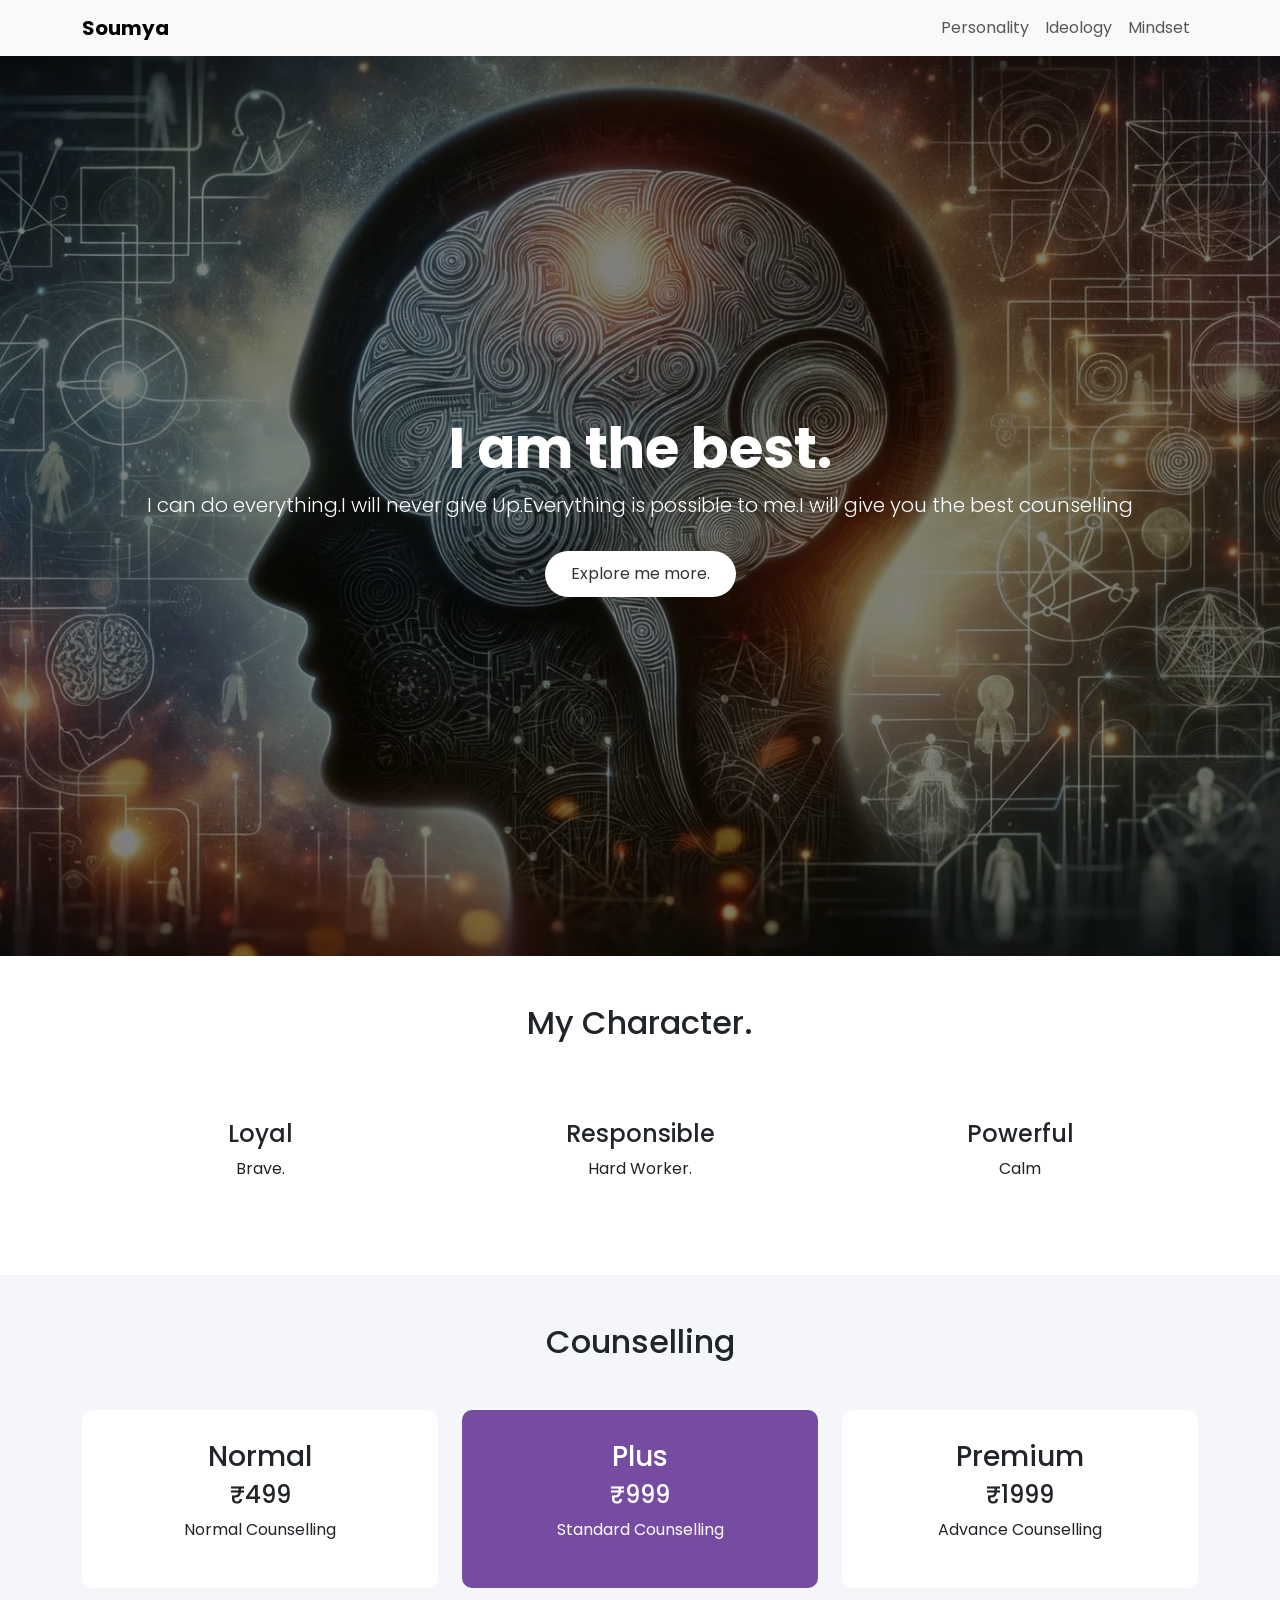
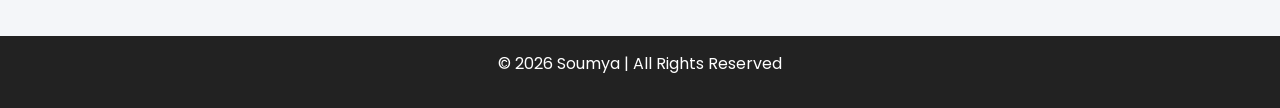
<file: Index.html>
<!DOCTYPE html>
<html lang="en">
<head>
    <meta charset="UTF-8">
    <meta name="viewport" content="width=device-width, initial-scale=1.0">
    <title>Psycologist</title>

    <!-- Bootstrap -->
    <link href="https://cdn.jsdelivr.net/npm/bootstrap@5.3.0/dist/css/bootstrap.min.css" rel="stylesheet">

    <!-- Google Font -->
    <link href="https://fonts.googleapis.com/css2?family=Poppins&display=swap" rel="stylesheet">

    <!-- Custom CSS -->
    <link rel="stylesheet" href="style.css">
</head>
<body>

<!-- Navbar -->
<nav class="navbar navbar-expand-lg navbar-light bg-light">
    <div class="container">
        <a class="navbar-brand fw-bold" href="#">Soumya</a>

        <button class="navbar-toggler" data-bs-toggle="collapse" data-bs-target="#menu">
            <span class="navbar-toggler-icon"></span>
        </button>

        <div class="collapse navbar-collapse" id="menu">
            <ul class="navbar-nav ms-auto">
                <li class="nav-item">
    <a class="nav-link" href="#">Personality</a>
</li>

<li class="nav-item">
    <a class="nav-link" href="#">Ideology</a>
</li>

<li class="nav-item">
    <a class="nav-link" href="#">Mindset</a>
</li>
    </div>
</nav>

<!-- Hero Section -->
<section class="hero-section d-flex align-items-center">
    <div class="container text-center">
        <h1 class="display-4 fw-bold">I am the best. </h1>
        <p class="lead">I can do everything.I will never give Up.Everything is possible to me.I will give you the best counselling </p>
        <a href="#" class="btn btn-custom">Explore me more. </a>
    </div>
</section>

<!-- Features -->
<section class="py-5">
    <div class="container text-center">
        <h2 class="mb-5">My Character.</h2>
        <div class="row">

            <div class="col-md-4">
                <div class="feature-box">
                    <h4>Loyal</h4>
                    <p>Brave.</p>
                </div>
            </div>

            <div class="col-md-4">
                <div class="feature-box">
                    <h4>Responsible</h4>
                    <p>Hard Worker.</p>
                </div>
            </div>

            <div class="col-md-4">
                <div class="feature-box">
                    <h4>Powerful</h4>
                    <p>Calm</p>
                </div>
            </div>

        </div>
    </div>
</section>

<!-- Pricing -->
<section class="pricing-section py-5 text-center">
    <div class="container">
        <h2 class="mb-5">Counselling</h2>

        <div class="row">
            <div class="col-md-4">
                <div class="price-card">
                    <h3>Normal</h3>
                    <h4>₹499</h4>
                    <p>Normal Counselling </p>
                </div>
            </div>

            <div class="col-md-4">
                <div class="price-card highlight">
                    <h3>Plus</h3>
                    <h4>₹999</h4>
                    <p>Standard Counselling</p>
                </div>
            </div>

            <div class="col-md-4">
                <div class="price-card">
                    <h3>Premium</h3>
                    <h4>₹1999</h4>
                    <p>Advance Counselling</p>
                </div>
            </div>
        </div>
    </div>
</section>

<!-- Footer -->
<footer class="text-center p-3">
    <p>© 2026 Soumya | All Rights Reserved</p>
</footer>

<!-- Bootstrap JS -->
<script src="https://cdn.jsdelivr.net/npm/bootstrap@5.3.0/dist/js/bootstrap.bundle.min.js"></script>

</body>
</html>
</file>
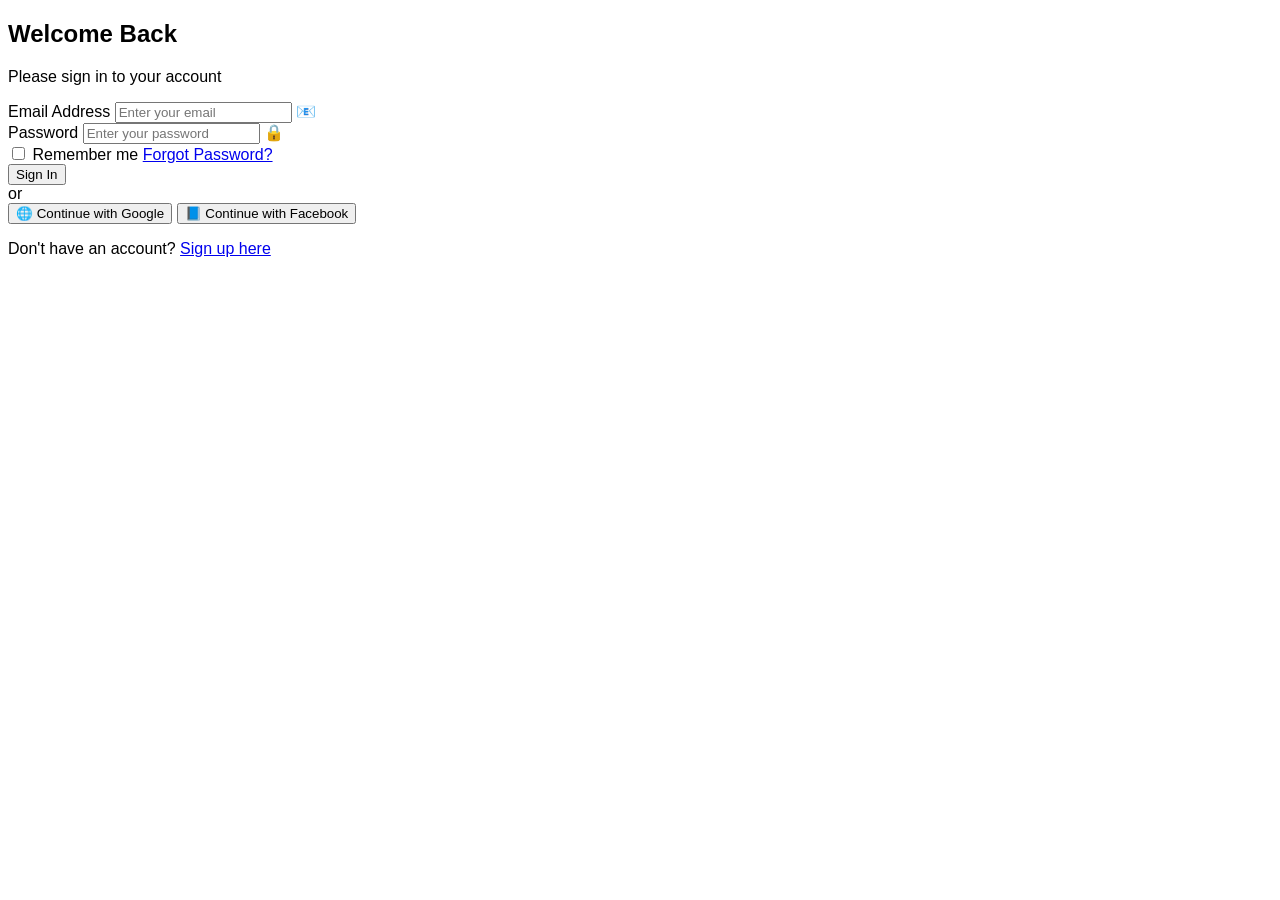
<file: Login.html>
<!DOCTYPE html>
<html lang="en">
<head>
    <meta charset="UTF-8">
    <meta name="viewport" content="width=device-width, initial-scale=1.0">
    <title>Login Page</title>
    <link rel="stylesheet" href="style.css">
</head>
<body>
    <div class="container">
        <div class="login-box">
            <div class="login-header">
                <h2>Welcome Back</h2>
                <p>Please sign in to your account</p>
            </div>
            
            <form class="login-form" id="loginForm">
                <div class="input-group">
                    <label for="email">Email Address</label>
                    <input 
                        type="email" 
                        id="email" 
                        name="email" 
                        placeholder="Enter your email"
                        required
                    >
                    <span class="input-icon">📧</span>
                </div>
                
                <div class="input-group">
                    <label for="password">Password</label>
                    <input 
                        type="password" 
                        id="password" 
                        name="password" 
                        placeholder="Enter your password"
                        required
                    >
                    <span class="input-icon">🔒</span>
                </div>
                
                <div class="form-options">
                    <label class="checkbox-container">
                        <input type="checkbox" id="remember">
                        <span class="checkmark"></span>
                        Remember me
                    </label>
                    <a href="#" class="forgot-password">Forgot Password?</a>
                </div>
                
                <button type="submit" class="login-btn">
                    Sign In
                </button>
            </form>
            
            <div class="divider">
                <span>or</span>
            </div>
            
            <div class="social-login">
                <button class="social-btn google-btn">
                    <span>🌐</span>
                    Continue with Google
                </button>
                <button class="social-btn facebook-btn">
                    <span>📘</span>
                    Continue with Facebook
                </button>
            </div>
            
            <div class="signup-link">
                <p>Don't have an account? <a href="#">Sign up here</a></p>
            </div>
        </div>
    </div>
</body>
</html>
</file>
<file: style.css>
body {
    font-family: 'Poppins', sans-serif;
}

/* Hero Section */
.hero-section {
    height: 100vh;
    background: 
        linear-gradient(rgba(0,0,0,0.5), rgba(0,0,0,0.5)),
        url('image.jpg');
    background-size: cover;
    background-position: center;
    color: white;
}

/* Custom Button */
.btn-custom {
    background-color: #fff;
    color: #333;
    padding: 10px 25px;
    border-radius: 25px;
    margin-top: 15px;
}

.btn-custom:hover {
    background-color: #ddd;
}

/* Feature Box */
.feature-box {
    padding: 30px;
    border-radius: 10px;
    transition: 0.3s;
}

.feature-box:hover {
    background-color: #f8f9fa;
    transform: translateY(-10px);
}

/* Pricing Section */
.pricing-section {
    background-color: #f4f6f9;
}

.price-card {
    padding: 30px;
    background: white;
    border-radius: 10px;
    transition: 0.3s;
}

.price-card:hover {
    transform: scale(1.05);
}

.highlight {
    background: #764ba2;
    color: white;
}

/* Footer */
footer {
    background: #222;
    color: white;
}
</file>
